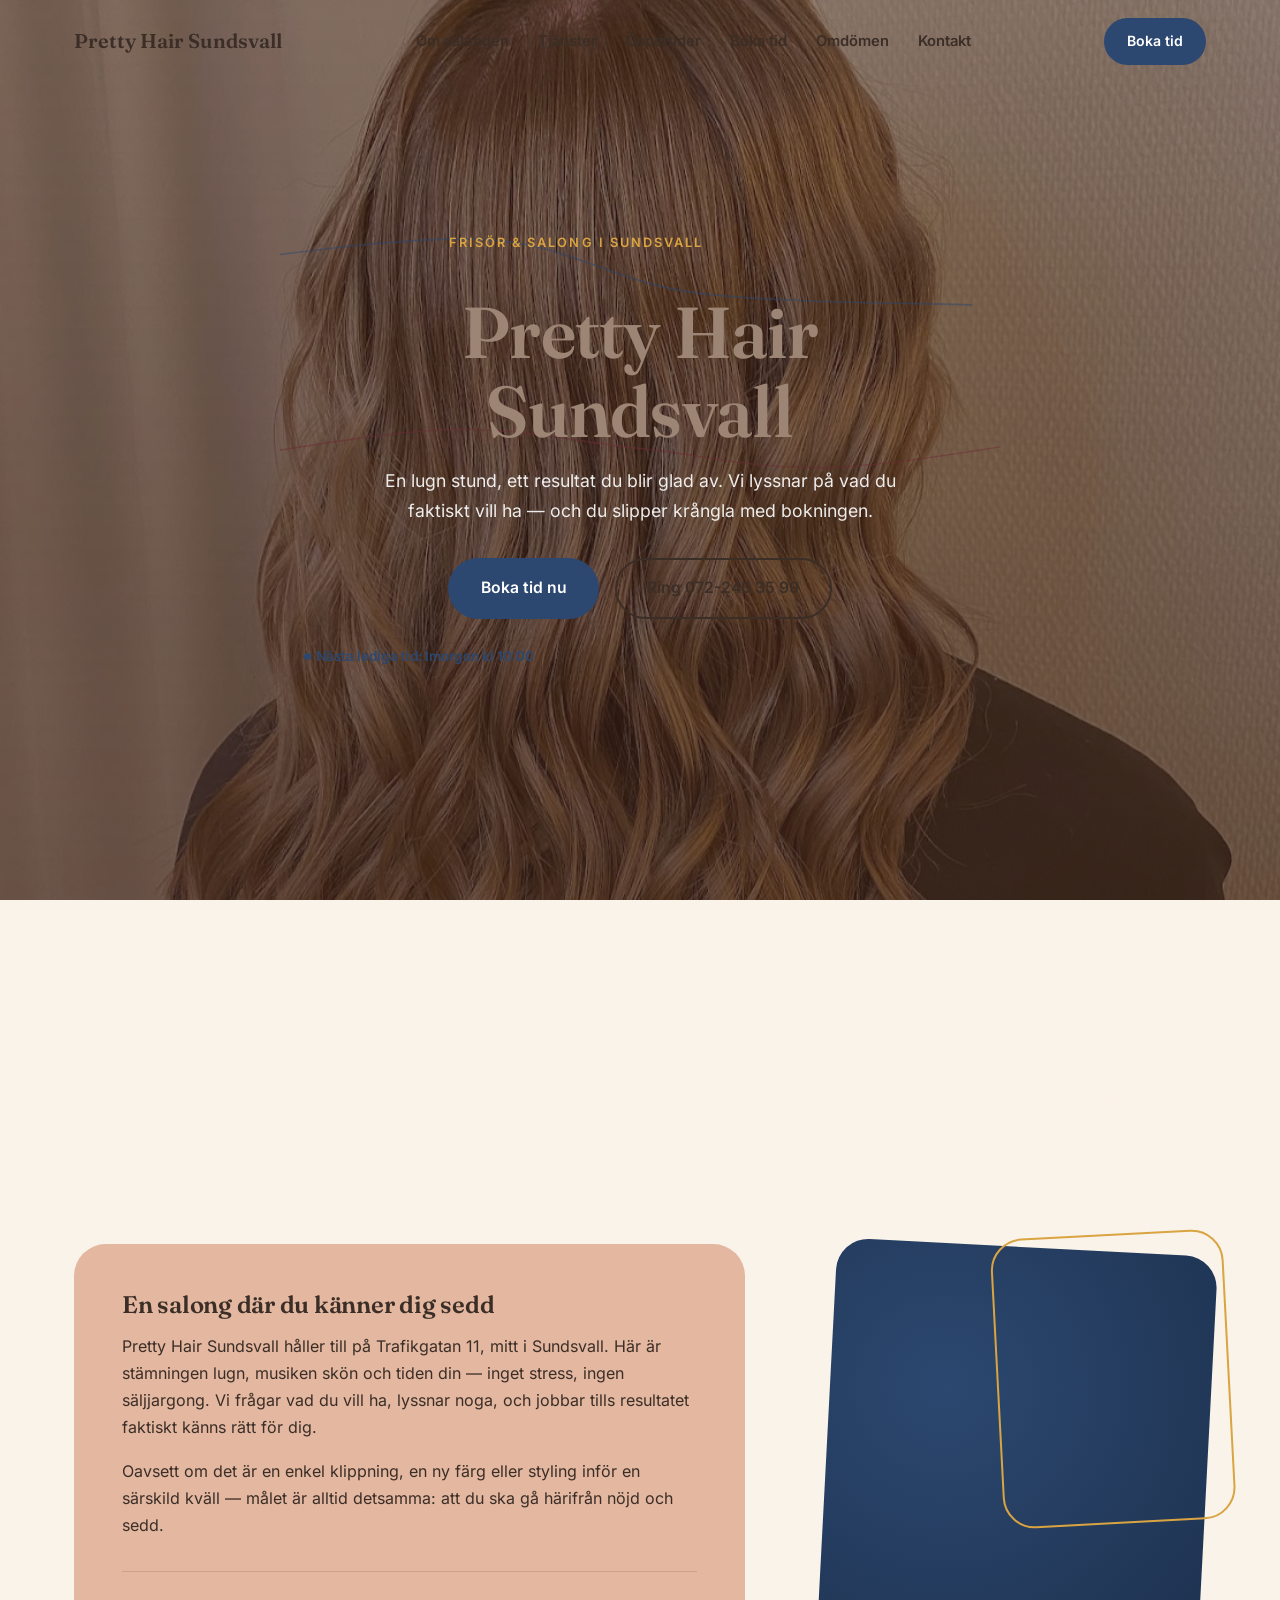
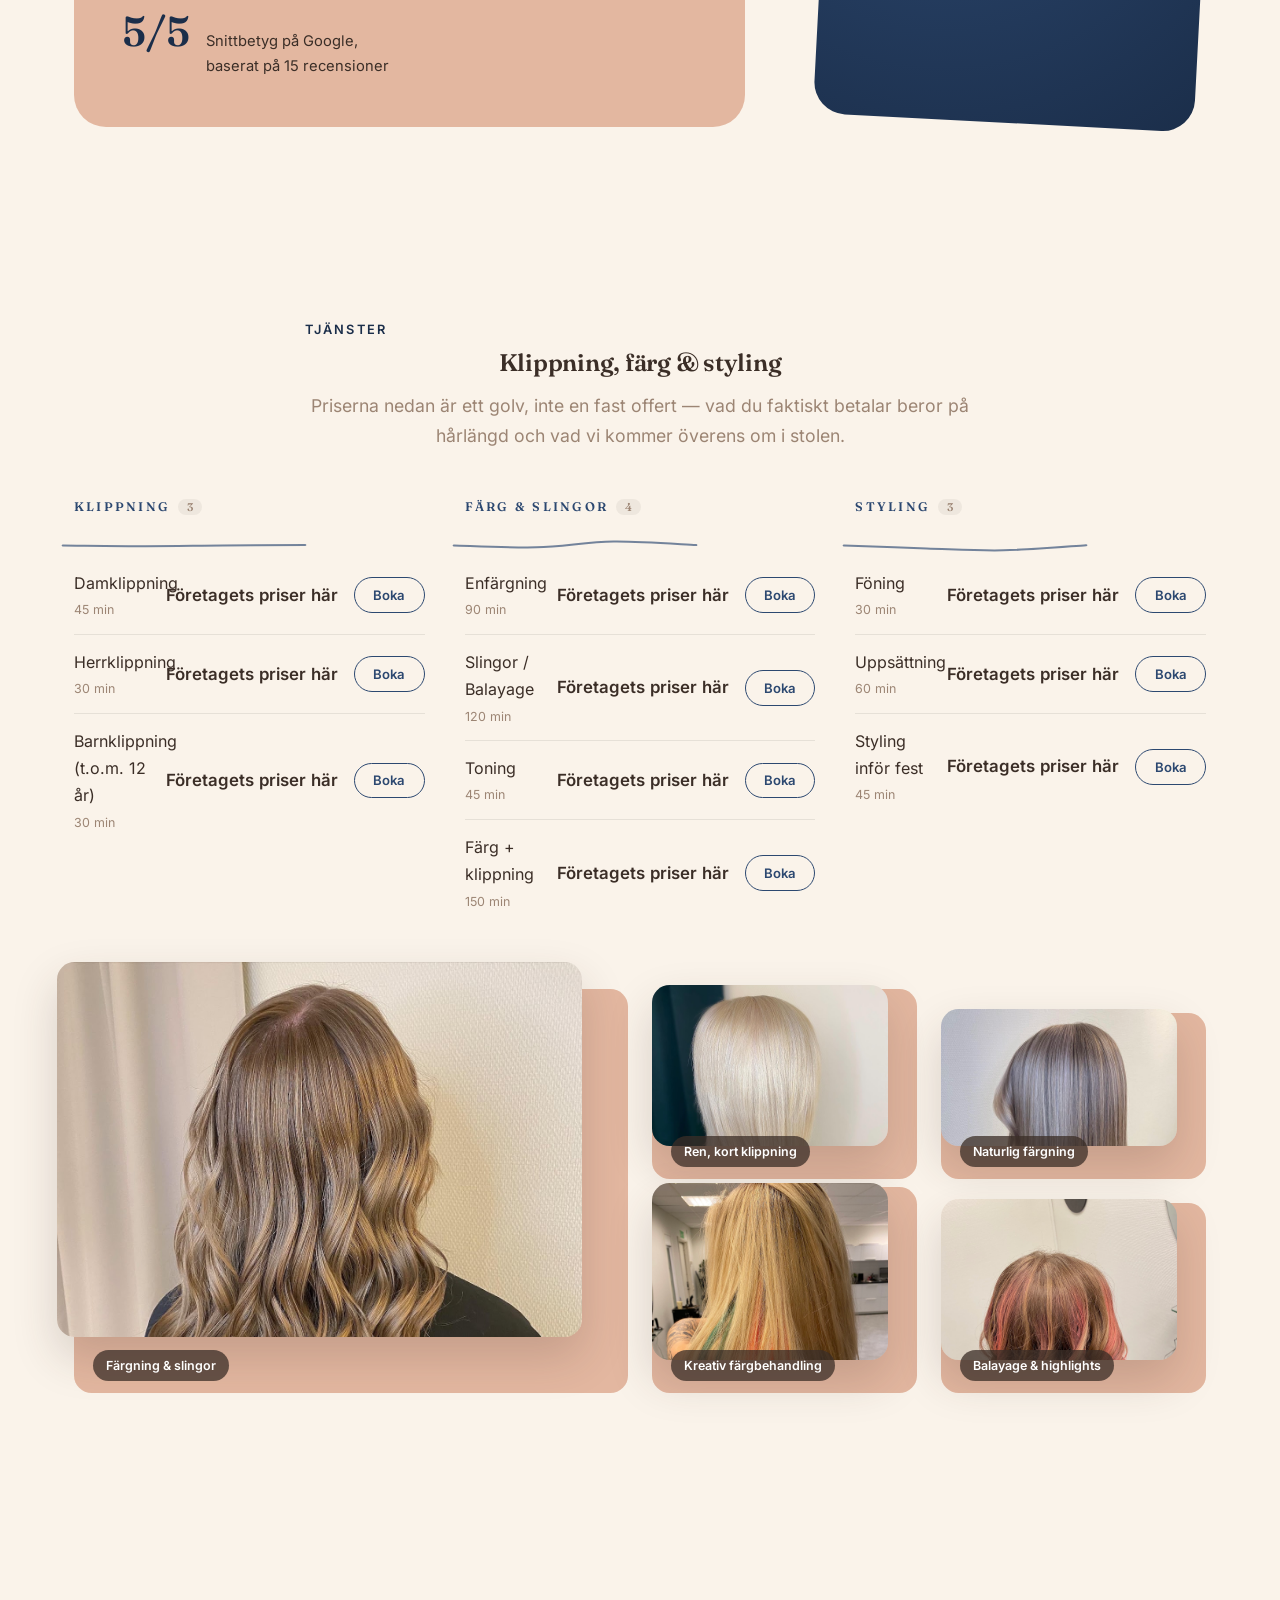
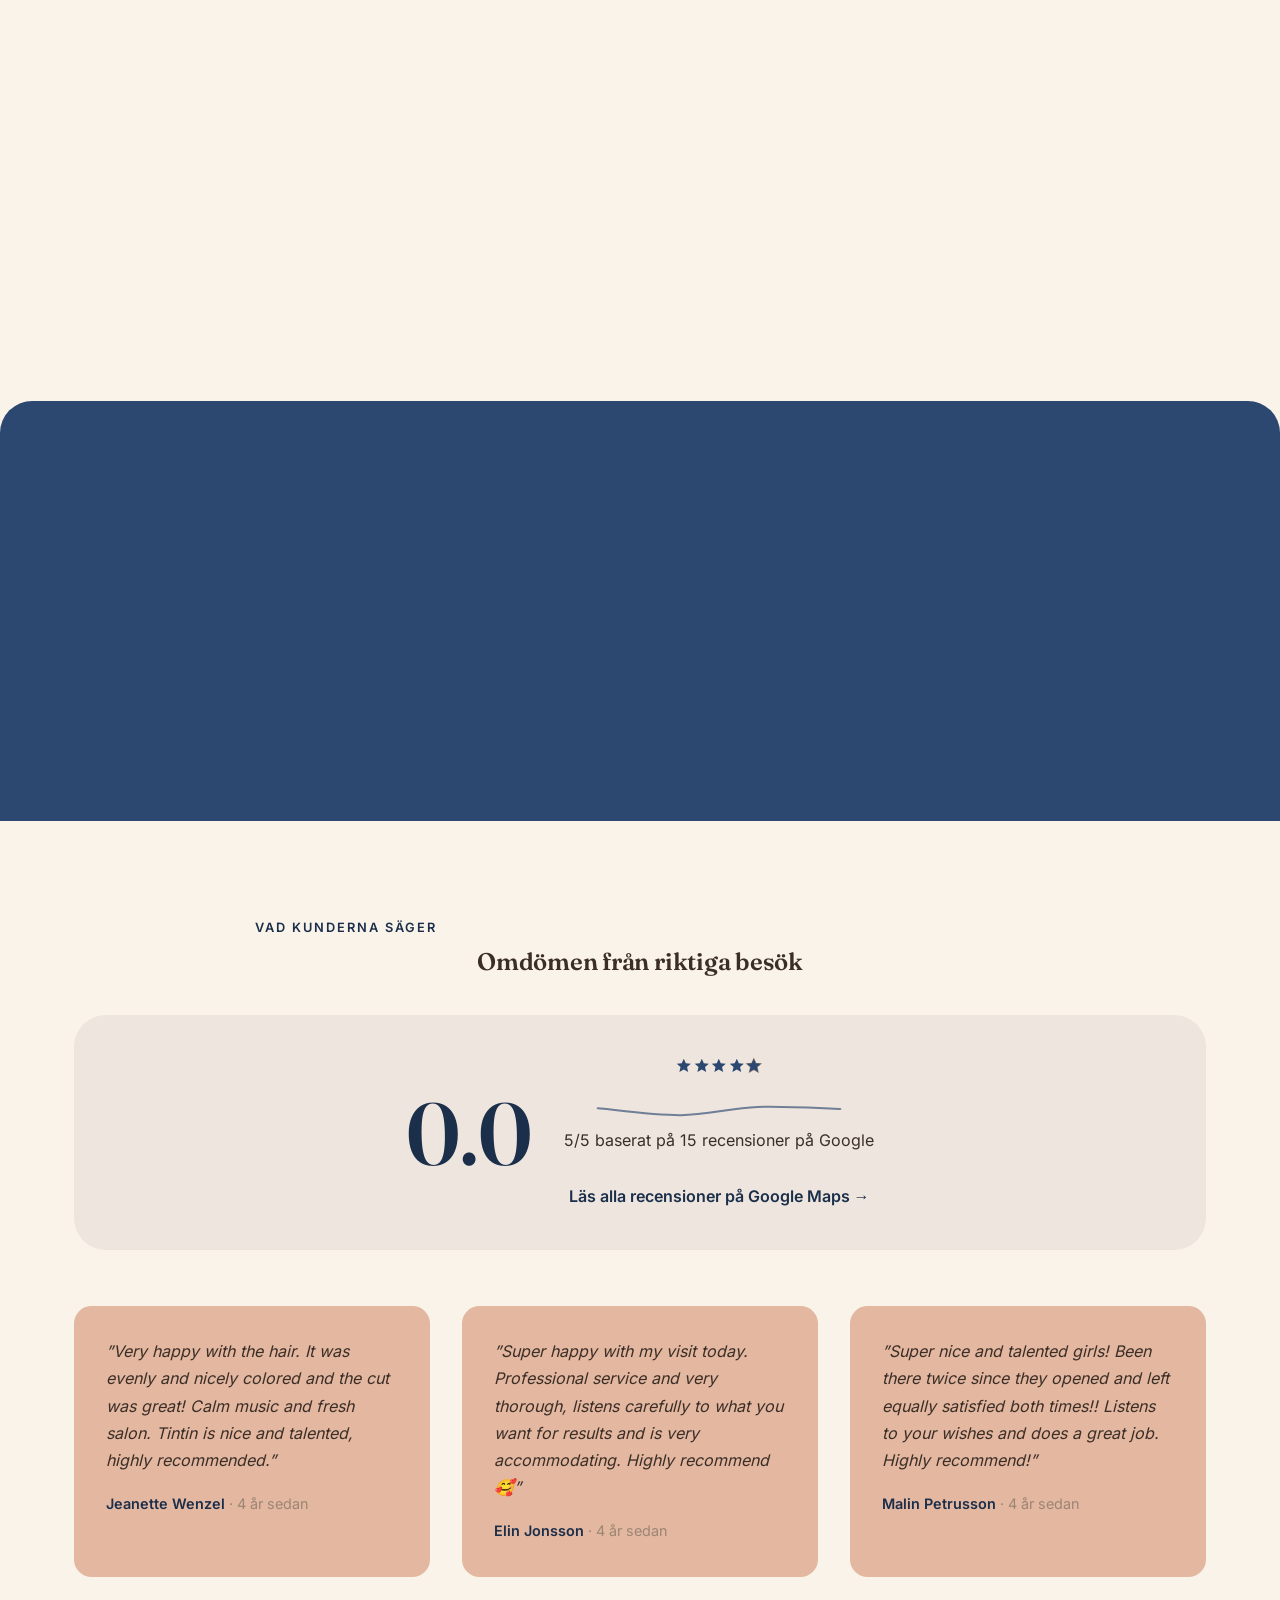
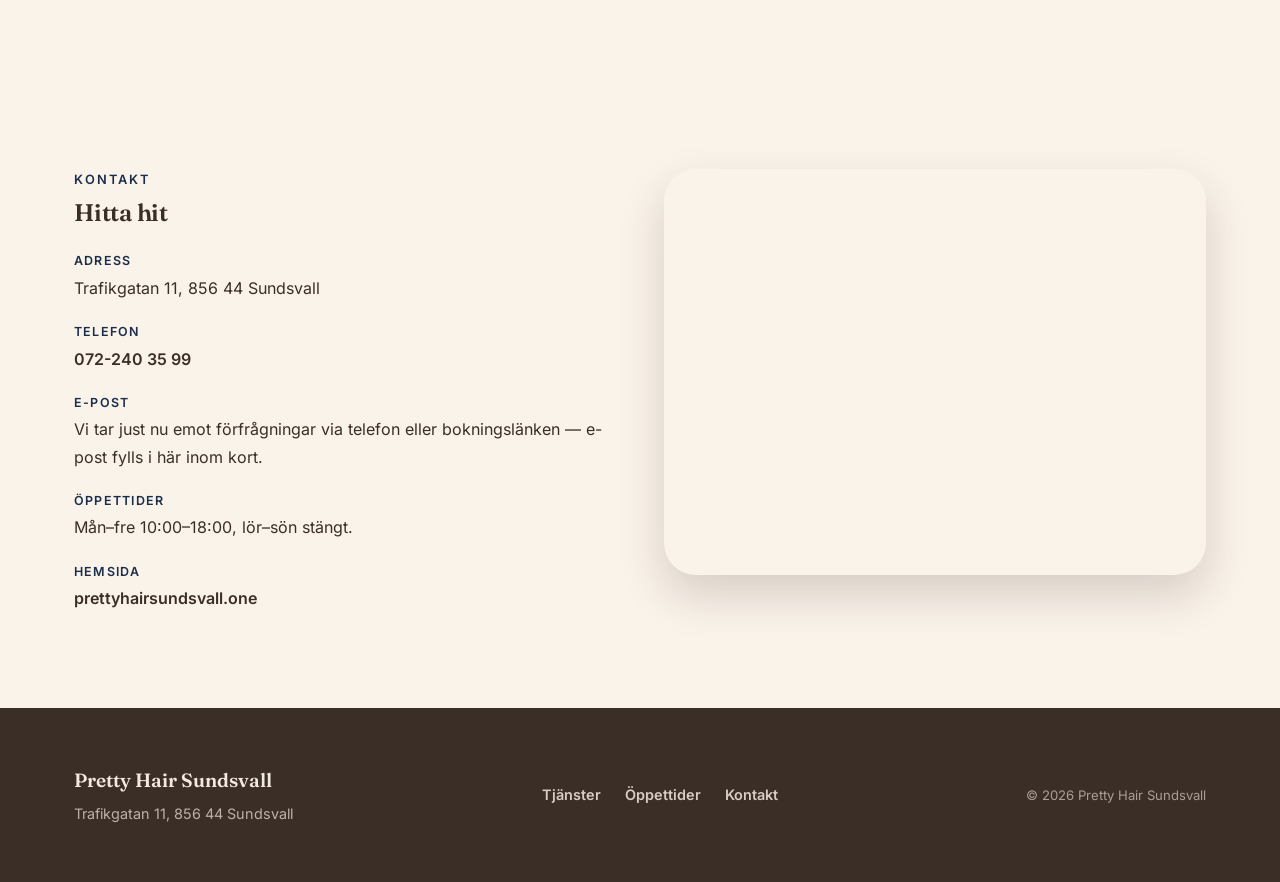
<file: index.html>
<!DOCTYPE html>
<html lang="sv">
<head>
<meta charset="UTF-8">
<meta name="viewport" content="width=device-width, initial-scale=1.0">
<title>Pretty Hair Sundsvall — Frisör på Trafikgatan, Sundsvall</title>
<meta name="description" content="Pretty Hair Sundsvall är en varm, personlig frisörsalong på Trafikgatan 11. Klippning, färgning och styling där du känner dig sedd — boka enkelt online.">
<link rel="icon" type="image/svg+xml" href="favicon.svg">
<link rel="stylesheet" href="styles.css">
<link rel="stylesheet" href="site-kit.css">
<script type="application/ld+json">
{
  "@context": "https://schema.org",
  "@type": "HairSalon",
  "name": "Pretty Hair Sundsvall",
  "address": {
    "@type": "PostalAddress",
    "streetAddress": "Trafikgatan 11",
    "postalCode": "856 44",
    "addressLocality": "Sundsvall",
    "addressCountry": "SE"
  },
  "telephone": "+46722403599",
  "url": "https://prettyhairsundsvall.one/",
  "openingHours": ["Mo 10:00-18:00","Tu 10:00-18:00","We 10:00-18:00","Th 10:00-18:00","Fr 10:00-18:00"],
  "aggregateRating": {
    "@type": "AggregateRating",
    "ratingValue": "5",
    "reviewCount": "15"
  }
}
</script>
</head>
<body>
<a href="#main" class="skip-link">Hoppa till innehåll</a>

<header class="site-header">
  <div class="header-inner">
    <a href="#main" class="brand"><!--FIELD:company_name-->Pretty Hair Sundsvall<!--/FIELD:company_name--></a>
    <nav class="main-nav" aria-label="Huvudmeny">
      <a href="#om">Om salongen</a>
      <a href="#tjanster">Tjänster</a>
      <a href="#oppettider">Öppettider</a>
      <a href="#boka">Boka tid</a>
      <a href="#omdomen">Omdömen</a>
      <a href="#kontakt">Kontakt</a>
    </nav>
    <div class="header-actions">
      <a class="btn btn-small btn-primary" href="#tjanster">Boka tid</a>
      <button class="mobile-toggle" id="mobileToggle" type="button" aria-label="Öppna meny" aria-expanded="false">
        <span></span><span></span><span></span>
      </button>
    </div>
  </div>
  <div class="mobile-nav" id="mobileNav">
    <a href="#om">Om salongen</a>
    <a href="#tjanster">Tjänster</a>
    <a href="#oppettider">Öppettider</a>
    <a href="#boka">Boka tid</a>
    <a href="#omdomen">Omdömen</a>
    <a href="#kontakt">Kontakt</a>
  </div>
</header>

<div class="name-pin">
  <section class="hero name-pin-inner">
    <div class="hero-bg" id="heroBg">
      <img src="company-photo-0.jpg" alt="" loading="eager">
    </div>
    <div class="hero-content">
      <p class="eyebrow">Frisör &amp; salong i Sundsvall</p>
      <h1 class="name-write"><!--FIELD:company_name-->Pretty Hair Sundsvall<!--/FIELD:company_name--></h1>
      <p class="hero-sub">En lugn stund, ett resultat du blir glad av. Vi lyssnar på vad du faktiskt vill ha — och du slipper krångla med bokningen.</p>
      <div class="hero-actions">
        <!--FIELD:booking_url--><a class="btn btn-primary" href="https://bokning.voady.se/prettyhair" target="_blank" rel="noopener">Boka tid nu</a><!--/FIELD:booking_url-->
        <!--FIELD:phone--><a class="btn btn-secondary" href="tel:0722403599">Ring 072-240 35 99</a><!--/FIELD:phone-->
        <span class="next-available-note" data-company-id="62a9e204-9415-4198-a3d2-3a74d13760e5" data-api-base="https://aios-demo-sites-production.up.railway.app" data-duration-minutes="30" hidden></span>
      </div>
      <svg class="flow-lines" data-seed="62a9e204-9415-4198-a3d2-3a74d13760e5" aria-hidden="true" focusable="false"></svg>
    </div>
  </section>
</div>

<main id="main">

  <div class="wave-divider" aria-hidden="true">
    <svg viewBox="0 0 1440 90" preserveAspectRatio="none"><path d="M0,40 C 240,90 480,0 720,30 C 960,60 1200,10 1440,45 L1440,90 L0,90 Z"></path></svg>
  </div>

  <section class="section about" id="om">
    <div class="container about-grid reveal">
      <div class="about-card">
        <h2>En salong där du känner dig sedd</h2>
        <p>Pretty Hair Sundsvall håller till på Trafikgatan 11, mitt i Sundsvall. Här är stämningen lugn, musiken skön och tiden din — inget stress, ingen säljjargong. Vi frågar vad du vill ha, lyssnar noga, och jobbar tills resultatet faktiskt känns rätt för dig.</p>
        <p>Oavsett om det är en enkel klippning, en ny färg eller styling inför en särskild kväll — målet är alltid detsamma: att du ska gå härifrån nöjd och sedd.</p>
        <div class="about-stat">
          <div class="stat-number"><span data-count-to="5" data-decimals="0">0</span>/5</div>
          <div class="stat-label"><!--FIELD:google_rating-->Snittbetyg på Google, baserat på 15 recensioner<!--/FIELD:google_rating--></div>
        </div>
      </div>
      <div class="about-decor" aria-hidden="true"></div>
    </div>
  </section>

  <section class="section services" id="tjanster">
    <div class="container">
      <p class="eyebrow center">Tjänster</p>
      <h2 class="center">Klippning, färg &amp; styling</h2>
      <p class="lead center">Priserna nedan är ett golv, inte en fast offert — vad du faktiskt betalar beror på hårlängd och vad vi kommer överens om i stolen.</p>

      <!--FIELD:services-->
      <div class="menu-groups">
        <div class="menu-group">
          <h3>Klippning <span class="menu-group-count">3</span></h3>
          <div class="price-item">
            <div class="price-item-info">
              <span class="price-item-name">Damklippning</span>
              <span class="price-item-duration">45 min</span>
            </div>
            <div class="price-item-price">
              <span class="price-item-amount"><!--FIELD:prices-->Företagets priser här<!--/FIELD:prices--></span>
            </div>
            <button class="price-item-book-btn" type="button" data-service-name="Damklippning" data-duration-minutes="45">Boka</button>
          </div>
          <div class="price-item">
            <div class="price-item-info">
              <span class="price-item-name">Herrklippning</span>
              <span class="price-item-duration">30 min</span>
            </div>
            <div class="price-item-price">
              <span class="price-item-amount"><!--FIELD:prices-->Företagets priser här<!--/FIELD:prices--></span>
            </div>
            <button class="price-item-book-btn" type="button" data-service-name="Herrklippning" data-duration-minutes="30">Boka</button>
          </div>
          <div class="price-item">
            <div class="price-item-info">
              <span class="price-item-name">Barnklippning (t.o.m. 12 år)</span>
              <span class="price-item-duration">30 min</span>
            </div>
            <div class="price-item-price">
              <span class="price-item-amount"><!--FIELD:prices-->Företagets priser här<!--/FIELD:prices--></span>
            </div>
            <button class="price-item-book-btn" type="button" data-service-name="Barnklippning" data-duration-minutes="30">Boka</button>
          </div>
        </div>

        <div class="menu-group">
          <h3>Färg &amp; slingor <span class="menu-group-count">4</span></h3>
          <div class="price-item">
            <div class="price-item-info">
              <span class="price-item-name">Enfärgning</span>
              <span class="price-item-duration">90 min</span>
            </div>
            <div class="price-item-price">
              <span class="price-item-amount"><!--FIELD:prices-->Företagets priser här<!--/FIELD:prices--></span>
            </div>
            <button class="price-item-book-btn" type="button" data-service-name="Enfärgning" data-duration-minutes="90">Boka</button>
          </div>
          <div class="price-item">
            <div class="price-item-info">
              <span class="price-item-name">Slingor / Balayage</span>
              <span class="price-item-duration">120 min</span>
            </div>
            <div class="price-item-price">
              <span class="price-item-amount"><!--FIELD:prices-->Företagets priser här<!--/FIELD:prices--></span>
            </div>
            <button class="price-item-book-btn" type="button" data-service-name="Slingor / Balayage" data-duration-minutes="120">Boka</button>
          </div>
          <div class="price-item">
            <div class="price-item-info">
              <span class="price-item-name">Toning</span>
              <span class="price-item-duration">45 min</span>
            </div>
            <div class="price-item-price">
              <span class="price-item-amount"><!--FIELD:prices-->Företagets priser här<!--/FIELD:prices--></span>
            </div>
            <button class="price-item-book-btn" type="button" data-service-name="Toning" data-duration-minutes="45">Boka</button>
          </div>
          <div class="price-item">
            <div class="price-item-info">
              <span class="price-item-name">Färg + klippning</span>
              <span class="price-item-duration">150 min</span>
            </div>
            <div class="price-item-price">
              <span class="price-item-amount"><!--FIELD:prices-->Företagets priser här<!--/FIELD:prices--></span>
            </div>
            <button class="price-item-book-btn" type="button" data-service-name="Färg + klippning" data-duration-minutes="150">Boka</button>
          </div>
        </div>

        <div class="menu-group">
          <h3>Styling <span class="menu-group-count">3</span></h3>
          <div class="price-item">
            <div class="price-item-info">
              <span class="price-item-name">Föning</span>
              <span class="price-item-duration">30 min</span>
            </div>
            <div class="price-item-price">
              <span class="price-item-amount"><!--FIELD:prices-->Företagets priser här<!--/FIELD:prices--></span>
            </div>
            <button class="price-item-book-btn" type="button" data-service-name="Föning" data-duration-minutes="30">Boka</button>
          </div>
          <div class="price-item">
            <div class="price-item-info">
              <span class="price-item-name">Uppsättning</span>
              <span class="price-item-duration">60 min</span>
            </div>
            <div class="price-item-price">
              <span class="price-item-amount"><!--FIELD:prices-->Företagets priser här<!--/FIELD:prices--></span>
            </div>
            <button class="price-item-book-btn" type="button" data-service-name="Uppsättning" data-duration-minutes="60">Boka</button>
          </div>
          <div class="price-item">
            <div class="price-item-info">
              <span class="price-item-name">Styling inför fest</span>
              <span class="price-item-duration">45 min</span>
            </div>
            <div class="price-item-price">
              <span class="price-item-amount"><!--FIELD:prices-->Företagets priser här<!--/FIELD:prices--></span>
            </div>
            <button class="price-item-book-btn" type="button" data-service-name="Styling inför fest" data-duration-minutes="45">Boka</button>
          </div>
        </div>
      </div>
      <!--/FIELD:services-->

      <div class="gallery reveal">
        <figure class="gallery-item gallery-item-featured">
          <img src="company-photo-0.jpg" alt="Långt brunt hår med blonda slingor, färgbehandling utförd hos Pretty Hair Sundsvall" loading="lazy">
          <figcaption>Färgning &amp; slingor</figcaption>
        </figure>
        <figure class="gallery-item">
          <img src="company-photo-1.jpg" alt="Kort, rak blond klippning bakifrån" loading="lazy">
          <figcaption>Ren, kort klippning</figcaption>
        </figure>
        <figure class="gallery-item">
          <img src="company-photo-2.jpg" alt="Långt gråbrunt hår med ljusa partier, naturlig färgning" loading="lazy">
          <figcaption>Naturlig färgning</figcaption>
        </figure>
        <figure class="gallery-item">
          <img src="company-photo-4.jpg" alt="Långt blont hår med gröna och röda kreativa slingor" loading="lazy">
          <figcaption>Kreativ färgbehandling</figcaption>
        </figure>
        <figure class="gallery-item">
          <img src="company-photo-5.jpg" alt="Medellångt brunt hår med rosa och röda highlights, vågigt" loading="lazy">
          <figcaption>Balayage &amp; highlights</figcaption>
        </figure>
      </div>
    </div>
  </section>

  <section class="section hours" id="oppettider">
    <div class="container hours-grid reveal">
      <div>
        <p class="eyebrow">Öppettider</p>
        <h2>När du hittar oss</h2>
        <p class="lead">Vardagar, lugnt och tillgängligt — helger håller vi stängt så personalen får vila upp sig inför nästa vecka.</p>
      </div>
      <div>
        <!--FIELD:opening_hours-->
        <ul class="hours-list">
          <li><span class="hd-day">Måndag</span><span class="hd-time">10:00–18:00</span></li>
          <li><span class="hd-day">Tisdag</span><span class="hd-time">10:00–18:00</span></li>
          <li><span class="hd-day">Onsdag</span><span class="hd-time">10:00–18:00</span></li>
          <li><span class="hd-day">Torsdag</span><span class="hd-time">10:00–18:00</span></li>
          <li><span class="hd-day">Fredag</span><span class="hd-time">10:00–18:00</span></li>
          <li><span class="hd-day">Lördag</span><span class="hd-time">Stängt</span></li>
          <li><span class="hd-day">Söndag</span><span class="hd-time">Stängt</span></li>
        </ul>
        <!--/FIELD:opening_hours-->
      </div>
    </div>
  </section>

  <section class="section booking-cta" id="boka">
    <div class="container booking-cta-inner reveal">
      <h2>Redo att boka?</h2>
      <p>Välj en tjänst i listan ovan och klicka Boka — du väljer frisör och tid direkt, utan krångel. Vill du hellre boka via vår bokningssida går det också bra.</p>
      <div class="booking-cta-actions">
        <a class="btn btn-light" href="#tjanster">Se tjänster &amp; boka</a>
        <!--FIELD:booking_url--><a class="btn btn-outline-light" href="https://bokning.voady.se/prettyhair" target="_blank" rel="noopener">Boka via Voady</a><!--/FIELD:booking_url-->
        <!--FIELD:phone--><a class="btn btn-outline-light" href="tel:0722403599">Ring 072-240 35 99</a><!--/FIELD:phone-->
      </div>
    </div>
  </section>

  <section class="section reviews" id="omdomen">
    <div class="container reveal">
      <p class="eyebrow center">Vad kunderna säger</p>
      <h2 class="center">Omdömen från riktiga besök</h2>

      <!--FIELD:google_rating-->
      <div class="rating-banner">
        <div class="rating-number" data-count-to="5" data-decimals="1">0.0</div>
        <div class="rating-meta">
          <span class="stars" data-rating="4.9"></span>
          <svg class="signature-mark" data-seed="62a9e204-9415-4198-a3d2-3a74d13760e5" aria-hidden="true" focusable="false"></svg>
          <p>5/5 baserat på 15 recensioner på Google</p>
          <a href="https://www.google.com/maps/search/Pretty%20Hair%20Sundsvall%20Sundsvall" target="_blank" rel="noopener">Läs alla recensioner på Google Maps →</a>
        </div>
      </div>
      <!--/FIELD:google_rating-->

      <div class="review-grid">
        <blockquote class="review-card">
          <p>”Very happy with the hair. It was evenly and nicely colored and the cut was great! Calm music and fresh salon. Tintin is nice and talented, highly recommended.”</p>
          <cite>Jeanette Wenzel <span>· 4 år sedan</span></cite>
        </blockquote>
        <blockquote class="review-card">
          <p>”Super happy with my visit today. Professional service and very thorough, listens carefully to what you want for results and is very accommodating. Highly recommend 🥰”</p>
          <cite>Elin Jonsson <span>· 4 år sedan</span></cite>
        </blockquote>
        <blockquote class="review-card">
          <p>”Super nice and talented girls! Been there twice since they opened and left equally satisfied both times!! Listens to your wishes and does a great job. Highly recommend!”</p>
          <cite>Malin Petrusson <span>· 4 år sedan</span></cite>
        </blockquote>
      </div>
    </div>
  </section>

  <section class="section contact" id="kontakt">
    <div class="container contact-grid reveal">
      <div class="contact-info">
        <p class="eyebrow">Kontakt</p>
        <h2>Hitta hit</h2>
        <ul class="contact-list">
          <li>
            <strong>Adress</strong>
            <!--FIELD:address-->Trafikgatan 11, 856 44 Sundsvall<!--/FIELD:address-->
          </li>
          <li>
            <strong>Telefon</strong>
            <!--FIELD:phone--><a href="tel:0722403599">072-240 35 99</a><!--/FIELD:phone-->
          </li>
          <li>
            <strong>E-post</strong>
            <!--FIELD:email-->Vi tar just nu emot förfrågningar via telefon eller bokningslänken — e-post fylls i här inom kort.<!--/FIELD:email-->
          </li>
          <li>
            <strong>Öppettider</strong>
            <!--FIELD:opening_hours-->Mån–fre 10:00–18:00, lör–sön stängt.<!--/FIELD:opening_hours-->
          </li>
          <li>
            <strong>Hemsida</strong>
            <!--FIELD:website--><a href="https://prettyhairsundsvall.one/" target="_blank" rel="noopener">prettyhairsundsvall.one</a><!--/FIELD:website-->
          </li>
        </ul>
      </div>
      <div class="contact-map">
        <!--FIELD:address-->
        <iframe title="Karta till Pretty Hair Sundsvall" src="https://www.google.com/maps?q=Trafikgatan%2011%2C%20856%2044%20Sundsvall%2C%20Sweden&output=embed" loading="lazy" referrerpolicy="no-referrer-when-downgrade"></iframe>
        <!--/FIELD:address-->
      </div>
    </div>
  </section>

</main>

<footer class="site-footer">
  <div class="container footer-inner">
    <div>
      <p class="footer-brand"><!--FIELD:company_name-->Pretty Hair Sundsvall<!--/FIELD:company_name--></p>
      <p class="footer-address"><!--FIELD:address-->Trafikgatan 11, 856 44 Sundsvall<!--/FIELD:address--></p>
    </div>
    <div class="footer-links">
      <a href="#tjanster">Tjänster</a>
      <a href="#oppettider">Öppettider</a>
      <a href="#kontakt">Kontakt</a>
    </div>
    <p class="footer-copy">© <span id="year"></span> Pretty Hair Sundsvall</p>
  </div>
</footer>

<div class="booking-widget-backdrop" id="bookingWidget" data-company-id="62a9e204-9415-4198-a3d2-3a74d13760e5" data-api-base="https://aios-demo-sites-production.up.railway.app">
  <div class="booking-widget-modal" role="dialog" aria-modal="true" aria-label="Boka tid">
    <button class="booking-widget-close" id="bookingWidgetClose" type="button" aria-label="Stäng">&times;</button>
    <div class="booking-widget-service">
      <span class="booking-widget-service-name" id="bookingWidgetServiceName"></span>
      <span class="booking-widget-service-meta" id="bookingWidgetServiceMeta"></span>
    </div>
    <div class="booking-widget-step" id="bookingWidgetStepStaff">
      <label class="booking-widget-label" for="bookingWidgetStaffSelect">Välj frisör</label>
      <select class="booking-widget-select" id="bookingWidgetStaffSelect" aria-label="Välj frisör"></select>
      <button class="booking-widget-search-btn" id="bookingWidgetSearchBtn" type="button">Sök tider</button>
    </div>
    <div class="booking-widget-step" id="bookingWidgetStepTimes" hidden>
      <button class="booking-widget-back" id="bookingWidgetBack" type="button">‹ Byt frisör</button>
      <div class="booking-cal-head">
        <button class="booking-cal-nav" type="button" data-dir="-1" aria-label="Föregående vecka">‹</button>
        <span class="booking-cal-range" id="bookingWidgetRange"></span>
        <button class="booking-cal-nav" type="button" data-dir="1" aria-label="Nästa vecka">›</button>
      </div>
      <div class="booking-cal-grid" id="bookingWidgetGrid"></div>
      <p class="booking-cal-next-available" id="bookingWidgetNextAvail" style="display:none;"></p>
    </div>
  </div>
</div>

<div class="bd-backdrop" id="bdBackdrop">
  <div class="bd-modal" role="dialog" aria-modal="true" aria-label="Bokning">
    <div class="bd-header"><div class="bd-brand"><span class="dot"></span>Pretty Hair Sundsvall</div><button class="bd-close" id="bdClose" type="button" aria-label="Stäng">&times;</button></div>
    <div class="bd-body">
      <div class="bd-form">
        <div class="bd-slot-summary"><strong id="bdSlotLine">—</strong>Hos Pretty Hair Sundsvall, Trafikgatan 11</div>
        <div class="bd-field"><label for="bdName">Namn</label><input id="bdName" type="text"></div>
        <div class="bd-field"><label for="bdPhone">Telefonnummer</label><input id="bdPhone" type="tel"></div>
        <button class="bd-confirm-btn" id="bdConfirm" type="button">Bekräfta bokning</button>
      </div>
      <div class="bd-success"><div class="check">&#10003;</div><p id="bdSuccessLine">Bokat!</p><p class="fine">Vi ser fram emot ditt besök.</p></div>
    </div>
  </div>
</div>

<script src="site-kit.js" defer></script>
<script src="script.js" defer></script>
</body>
</html>
</file>
<file: styles.css>
@font-face { font-family: 'Fraunces'; src: url('fraunces-600-latin.woff2') format('woff2'); font-weight: 600; font-display: swap; }
@font-face { font-family: 'Inter'; src: url('inter-400-latin.woff2') format('woff2'); font-weight: 400; font-display: swap; }
@font-face { font-family: 'Inter'; src: url('inter-600-latin.woff2') format('woff2'); font-weight: 600; font-display: swap; }

:root {
  --paper: #FAF3EA;
  --paper-raised: rgba(59,46,39,0.06);
  --ink: #3B2E27;
  --ink-faint: #9c8574;
  --accent: #2C4870;
  --accent-dark: #1B2E4A;
  --rose: #E3B7A0;
  --mustard: #D9A441;
  --radius-lg: 2rem;
  --radius-md: 1.1rem;
  --shadow-soft: 0 20px 45px rgba(59,46,39,0.18);
  --ease: cubic-bezier(0.16, 1, 0.3, 1);
}

@media (prefers-color-scheme: dark) and (min-width: 999999px) {
  :root {
    --paper: #241a15;
    --paper-raised: rgba(255,255,255,0.06);
    --ink: #f4e9df;
    --ink-faint: #b89a86;
    --accent: #4A6FA0;
    --accent-dark: #2C4870;
    --rose: #573b30;
    --mustard: #d9a441;
    --shadow-soft: 0 20px 45px rgba(0,0,0,0.45);
  }
}

html[data-theme="dark"] {
  --paper: #241a15;
  --paper-raised: rgba(255,255,255,0.06);
  --ink: #f4e9df;
  --ink-faint: #b89a86;
  --accent: #4A6FA0;
  --accent-dark: #2C4870;
  --rose: #573b30;
  --mustard: #d9a441;
  --shadow-soft: 0 20px 45px rgba(0,0,0,0.45);
}
html[data-theme="light"] {
  --paper: #FAF3EA;
  --paper-raised: rgba(59,46,39,0.06);
  --ink: #3B2E27;
  --ink-faint: #9c8574;
  --accent: #2C4870;
  --accent-dark: #1B2E4A;
  --rose: #E3B7A0;
  --mustard: #D9A441;
  --shadow-soft: 0 20px 45px rgba(59,46,39,0.18);
}

* { box-sizing: border-box; }
html { scroll-behavior: smooth; }
body {
  margin: 0;
  background: var(--paper);
  color: var(--ink);
  font-family: 'Inter', -apple-system, BlinkMacSystemFont, "Segoe UI", Arial, sans-serif;
  font-size: 1rem;
  line-height: 1.7;
  -webkit-font-smoothing: antialiased;
}
h1, h2, h3 {
  font-family: 'Fraunces', Georgia, serif;
  font-weight: 600;
  line-height: 1.1;
  letter-spacing: -0.01em;
  margin: 0 0 0.6em;
  color: var(--ink);
}
p { margin: 0 0 1em; max-width: 68ch; }
img { max-width: 100%; display: block; }
a { color: inherit; }
.container { max-width: 1180px; margin: 0 auto; padding: 0 1.5rem; }
.visually-hidden { position:absolute; width:1px; height:1px; overflow:hidden; clip:rect(0,0,0,0); white-space:nowrap; }

.skip-link {
  position: absolute;
  left: -999px;
  top: 0;
  background: var(--accent);
  color: #fff;
  padding: 0.8rem 1.2rem;
  z-index: 1000;
  border-radius: 0 0 0.5rem 0;
}
.skip-link:focus { left: 0; }

/* Buttons */
.btn {
  display: inline-flex;
  align-items: center;
  justify-content: center;
  gap: 0.5rem;
  padding: 0.95rem 1.9rem;
  border-radius: 999px;
  font-family: 'Inter', sans-serif;
  font-weight: 600;
  font-size: 0.98rem;
  text-decoration: none;
  border: 2px solid transparent;
  cursor: pointer;
  transition: transform 200ms var(--ease), box-shadow 200ms var(--ease), background-color 200ms var(--ease), border-color 200ms var(--ease);
}
.btn-primary { background: var(--accent); color: #fff; }
.btn-primary:hover { transform: translateY(-2px); box-shadow: 0 10px 30px rgba(201,123,90,0.45); }
.btn-secondary { background: transparent; color: var(--ink); border-color: var(--ink); }
html[data-theme="dark"] .btn-secondary, @media (prefers-color-scheme: dark) and (min-width: 999999px) { }
.btn-secondary:hover { transform: translateY(-2px); border-color: var(--accent); color: var(--accent); }
.btn-small { padding: 0.6rem 1.3rem; font-size: 0.88rem; }
.btn-light { background: #fff; color: var(--accent-dark); }
.btn-light:hover { transform: translateY(-2px); box-shadow: var(--shadow-soft); }
.btn-outline-light { background: transparent; color: #fff; border-color: rgba(255,255,255,0.7); }
.btn-outline-light:hover { transform: translateY(-2px); border-color: #fff; background: rgba(255,255,255,0.12); }

/* Header */
.site-header {
  position: fixed;
  top: 0; left: 0; right: 0;
  z-index: 500;
  background: transparent;
  transition: background-color 250ms var(--ease), box-shadow 250ms var(--ease), backdrop-filter 250ms var(--ease);
}
.site-header.is-scrolled {
  background: var(--paper);
  box-shadow: 0 4px 20px rgba(59,46,39,0.1);
}
.header-inner {
  max-width: 1180px;
  margin: 0 auto;
  padding: 1.1rem 1.5rem;
  display: flex;
  align-items: center;
  justify-content: space-between;
  gap: 1.5rem;
}
.brand {
  font-family: 'Fraunces', Georgia, serif;
  font-weight: 600;
  font-size: 1.25rem;
  text-decoration: none;
  color: var(--ink);
}
.main-nav { display: flex; gap: 1.8rem; }
.main-nav a {
  text-decoration: none;
  color: var(--ink);
  font-weight: 600;
  font-size: 0.92rem;
  position: relative;
  transition: color 200ms var(--ease);
}
.main-nav a::after {
  content: '';
  position: absolute;
  left: 0; right: 0; bottom: -4px;
  height: 2px;
  background: var(--accent);
  transform: scaleX(0);
  transform-origin: left;
  transition: transform 220ms var(--ease);
}
.main-nav a:hover { color: var(--accent-dark); }
.main-nav a:hover::after { transform: scaleX(1); }

.header-actions { display: flex; align-items: center; gap: 0.9rem; }
.theme-toggle {
  background: none;
  border: none;
  cursor: pointer;
  color: var(--ink);
  display: flex;
  align-items: center;
  justify-content: center;
  width: 2.2rem; height: 2.2rem;
  border-radius: 50%;
  transition: background-color 200ms var(--ease), transform 200ms var(--ease);
}
.theme-toggle:hover { background: var(--paper-raised); transform: rotate(15deg); }
.icon-moon { display: none; }
html[data-theme="dark"] .icon-sun { display: none; }
html[data-theme="dark"] .icon-moon { display: block; }
@media (prefers-color-scheme: dark) and (min-width: 999999px) {
  html:not([data-theme="light"]) .icon-sun { display: none; }
  html:not([data-theme="light"]) .icon-moon { display: block; }
}

.mobile-toggle {
  display: none;
  flex-direction: column;
  gap: 5px;
  background: none;
  border: none;
  cursor: pointer;
  padding: 0.4rem;
}
.mobile-toggle span { width: 22px; height: 2px; background: var(--ink); border-radius: 2px; transition: transform 200ms var(--ease), opacity 200ms var(--ease); }
.mobile-nav {
  position: fixed;
  top: 0; right: 0;
  width: min(78vw, 320px);
  height: 100vh;
  background: var(--paper);
  box-shadow: -10px 0 40px rgba(0,0,0,0.2);
  display: flex;
  flex-direction: column;
  gap: 1.5rem;
  padding: 6rem 2rem 2rem;
  transform: translateX(100%);
  opacity: 0;
  transition: transform 320ms var(--ease), opacity 320ms var(--ease);
  z-index: 490;
}
.mobile-nav.is-open { transform: translateX(0); opacity: 1; }
.mobile-nav a { text-decoration: none; color: var(--ink); font-weight: 600; font-size: 1.1rem; }

/* Hero / name-pin */
.hero {
  display: flex;
  align-items: center;
  justify-content: center;
  text-align: center;
  overflow: hidden;
  color: #fff;
}
.hero-bg { position: absolute; inset: 0; z-index: 0; overflow: hidden; }
.hero-bg img { width: 100%; height: 100%; object-fit: cover; object-position: center 25%; will-change: transform; }
.hero-bg::after {
  content: '';
  position: absolute; inset: 0;
  background: linear-gradient(180deg, rgba(59,34,24,0.55), rgba(59,34,24,0.72));
}
.hero-content { position: relative; z-index: 2; max-width: 720px; padding: 2rem 1.5rem; }
.hero .eyebrow { color: var(--mustard); }
.hero h1.name-write {
  font-size: clamp(2.5rem, 6vw, 4.5rem);
  color: #fff;
  margin-bottom: 0.5rem;
}
.hero-sub { color: rgba(255,255,255,0.9); font-size: 1.1rem; max-width: 52ch; margin: 0 auto 2rem; }
.hero-actions { display: flex; flex-wrap: wrap; gap: 1rem; justify-content: center; align-items: center; position: relative; }
.next-available-note {
  display: block;
  width: 100%;
  margin-top: 0.6rem;
  font-size: 0.9rem;
  color: var(--mustard);
  font-weight: 600;
}

.eyebrow {
  text-transform: uppercase;
  letter-spacing: 0.16em;
  font-size: 0.8rem;
  font-weight: 600;
  color: var(--accent-dark);
  margin-bottom: 0.6rem;
}
.eyebrow.center, h2.center, p.lead.center { text-align: center; }
p.lead { font-size: 1.1rem; color: var(--ink-faint); max-width: 60ch; }
p.lead.center { margin-left: auto; margin-right: auto; }

.wave-divider { line-height: 0; margin-top: -2px; }
.wave-divider svg { width: 100%; height: 70px; display: block; }
.wave-divider path { fill: var(--paper); }

/* Sections */
.section { padding: 6rem 0; position: relative; }
@media (max-width: 700px) { .section { padding: 4rem 0; } }
#om, #tjanster, #oppettider, #boka, #omdomen, #kontakt { scroll-margin-top: 6rem; }

.reveal { opacity: 0; transform: translateY(24px); transition: opacity 700ms var(--ease), transform 700ms var(--ease); }
.reveal.is-visible { opacity: 1; transform: translateY(0); }
@media (prefers-reduced-motion: reduce) {
  .reveal { transform: none; transition: opacity 700ms var(--ease); }
}

/* About */
.about-grid { display: grid; grid-template-columns: 1.3fr 0.8fr; gap: 3rem; align-items: center; }
.about-card {
  background: var(--rose);
  border-radius: var(--radius-lg);
  padding: 3rem;
}
.about-card p { color: var(--ink); }
.about-stat { display: flex; align-items: baseline; gap: 1rem; margin-top: 2rem; padding-top: 1.5rem; border-top: 1px solid rgba(59,46,39,0.15); }
.stat-number { font-family: 'Fraunces', serif; font-size: 2.6rem; color: var(--accent-dark); font-weight: 600; }
.stat-label { max-width: 22ch; font-size: 0.92rem; color: var(--ink); }
.about-decor {
  aspect-ratio: 4/5;
  border-radius: var(--radius-lg);
  background: radial-gradient(circle at 30% 30%, var(--accent), var(--accent-dark));
  position: relative;
  margin-left: 2rem;
  transform: rotate(3deg);
}
.about-decor::after {
  content: '';
  position: absolute;
  inset: -18px -18px auto auto;
  width: 60%;
  height: 60%;
  border: 2px solid var(--mustard);
  border-radius: var(--radius-lg);
  transform: rotate(-6deg);
}
@media (max-width: 860px) {
  .about-grid { grid-template-columns: 1fr; }
  .about-decor { display: none; }
  .about-card { padding: 2rem; }
}

/* Services */
.menu-groups { display: grid; grid-template-columns: repeat(3, 1fr); gap: 2.5rem; margin: 3rem 0 4rem; }
.menu-group h3 { font-size: 0.78rem; font-weight: 600; letter-spacing: 0.18em; text-transform: uppercase; color: var(--accent); margin-bottom: 1.1rem; display: flex; align-items: center; gap: 0.5rem; }
.menu-group-count { font-size: 0.7rem; font-weight: 600; color: var(--ink-faint); background: var(--paper-raised); border-radius: 999px; padding: 0.1rem 0.55rem; letter-spacing: normal; text-transform: none; }
@media (max-width: 700px) { .menu-groups { grid-template-columns: 1fr; } }

.gallery {
  display: grid;
  grid-template-columns: repeat(4, 1fr);
  grid-auto-rows: 190px;
  gap: 1.5rem;
}
.gallery-item {
  position: relative;
  background: var(--rose);
  border-radius: var(--radius-md);
  padding: 0.9rem;
  margin: 0;
  overflow: visible;
  grid-column: span 1;
  grid-row: span 1;
}
.gallery-item-featured { grid-column: span 2; grid-row: span 2; }
.gallery-item img {
  width: 112%;
  height: 100%;
  object-fit: cover;
  object-position: top center;
  margin-left: -6%;
  margin-top: -8%;
  border-radius: var(--radius-md);
  box-shadow: var(--shadow-soft);
  transition: transform 300ms var(--ease);
}
.gallery-item:nth-child(3) { margin-top: 1.5rem; }
.gallery-item:nth-child(4) { margin-top: -1rem; }
.gallery-item:hover img { transform: scale(1.03); }
.gallery-item figcaption {
  position: absolute;
  left: 1.2rem; bottom: 0.8rem;
  background: rgba(59,46,39,0.75);
  color: #fff;
  font-size: 0.78rem;
  font-weight: 600;
  padding: 0.3rem 0.8rem;
  border-radius: 999px;
}
@media (max-width: 860px) {
  .gallery { grid-template-columns: repeat(2, 1fr); grid-auto-rows: 220px; }
  .gallery-item-featured { grid-column: span 2; grid-row: span 1; }
}

/* Hours */
.hours-grid { display: grid; grid-template-columns: 1fr 1fr; gap: 3rem; align-items: center; }
@media (max-width: 860px) { .hours-grid { grid-template-columns: 1fr; } }

/* Booking CTA */
.booking-cta {
  background: var(--accent);
  color: #fff;
  border-radius: var(--radius-lg) var(--radius-lg) 0 0;
  margin-top: -3rem;
  padding-top: 8rem;
}
.booking-cta h2 { color: #fff; }
.booking-cta p { color: rgba(255,255,255,0.92); max-width: 60ch; }
.booking-cta-inner { text-align: center; display: flex; flex-direction: column; align-items: center; }
.booking-cta-actions { display: flex; flex-wrap: wrap; gap: 1rem; justify-content: center; margin-top: 1.5rem; }

/* Reviews */
.rating-banner {
  display: flex;
  align-items: center;
  gap: 2rem;
  background: var(--paper-raised);
  border-radius: var(--radius-lg);
  padding: 2.5rem 3rem;
  margin: 2.5rem 0 3.5rem;
  flex-wrap: wrap;
  justify-content: center;
  text-align: center;
}
.rating-number { font-family: 'Fraunces', serif; font-size: clamp(3rem, 8vw, 5.5rem); color: var(--accent-dark); font-weight: 600; line-height: 1; }
.rating-meta { display: flex; flex-direction: column; align-items: center; gap: 0.4rem; }
.rating-meta a { color: var(--accent-dark); font-weight: 600; text-decoration: none; margin-top: 0.4rem; }
.rating-meta a:hover { text-decoration: underline; }
.signature-mark { width: 140px; height: 28px; color: var(--accent); }

.review-grid { display: grid; grid-template-columns: repeat(3, 1fr); gap: 2rem; }
.review-card {
  background: var(--rose);
  border-radius: var(--radius-md);
  padding: 2rem;
  margin: 0;
  transition: transform 220ms var(--ease), box-shadow 220ms var(--ease);
}
.review-card:hover { transform: translateY(-6px); box-shadow: var(--shadow-soft); }
.review-card p { font-style: italic; color: var(--ink); }
.review-card cite { font-style: normal; font-weight: 600; color: var(--accent-dark); font-size: 0.9rem; }
.review-card cite span { font-weight: 400; color: var(--ink-faint); }
@media (max-width: 860px) { .review-grid { grid-template-columns: 1fr; } }

/* Contact */
.contact-grid { display: grid; grid-template-columns: 1fr 1fr; gap: 3rem; align-items: start; }
.contact-list { list-style: none; padding: 0; margin: 1.5rem 0 0; display: flex; flex-direction: column; gap: 1.2rem; }
.contact-list li { display: flex; flex-direction: column; gap: 0.2rem; }
.contact-list strong { font-size: 0.78rem; text-transform: uppercase; letter-spacing: 0.1em; color: var(--accent-dark); }
.contact-list a { text-decoration: none; color: var(--ink); font-weight: 600; }
.contact-list a:hover { color: var(--accent-dark); }
.contact-map { border-radius: var(--radius-lg); overflow: hidden; box-shadow: var(--shadow-soft); aspect-ratio: 4/3; }
.contact-map iframe { width: 100%; height: 100%; border: 0; }
@media (max-width: 860px) { .contact-grid { grid-template-columns: 1fr; } }

/* Footer */
.site-footer { background: var(--ink); color: #f4e9df; padding: 3.5rem 0; }
.footer-inner { display: flex; flex-wrap: wrap; gap: 1.5rem; align-items: center; justify-content: space-between; }
.footer-brand { font-family: 'Fraunces', serif; font-size: 1.2rem; margin: 0; }
.footer-address { margin: 0.3rem 0 0; color: rgba(244,233,223,0.7); font-size: 0.9rem; }
.footer-links { display: flex; gap: 1.5rem; }
.footer-links a { text-decoration: none; color: rgba(244,233,223,0.85); font-weight: 600; font-size: 0.9rem; transition: color 200ms var(--ease); }
.footer-links a:hover { color: var(--accent); }
.footer-copy { margin: 0; font-size: 0.82rem; color: rgba(244,233,223,0.6); }

@media (max-width: 900px) {
  .main-nav { display: none; }
  .mobile-toggle { display: flex; }
}
</file>
<file: site-kit.css>
/*
 * AIOS site-kit — shared, deterministic interaction patterns (star ratings,
 * count-up numbers, scroll reveals, hero name write-in). Identical bytes on
 * every generated site, same as the brand fonts — never written by the
 * model itself, so the bugs found and fixed during the 2026-08-26 Lund
 * design pass (a fractional star's fill layer needing its own `position:
 * absolute` box, the name-write gradient needing its padding on the text
 * element itself rather than its wrapper) can never regress per company.
 *
 * Colors come from each site's own palette via var(--accent)/
 * var(--ink-faint) with sane fallbacks — nothing in here is Lund-specific.
 */

.star-empty path { fill: none; stroke: var(--ink-faint, #999); stroke-width: 1.5; }
.star-fill path { fill: var(--accent, #333); }

/*
 * Flow lines (2026-09-16, scoped to the hero 2026-09-16) — populated
 * entirely by site-kit.js's wireFlowLines(), which sets each <path>'s
 * stroke/opacity/width/transform inline (seeded per company). Lives
 * ONLY inside .hero/.name-pin-inner — NOT a whole-page fixed backdrop
 * anymore. Real feedback: a full-page fixed version crossed behind body
 * copy/reviews/prices everywhere and read as noise competing with text
 * that needs to be read. Scoping it to the hero (a) keeps every other
 * section's text completely undisturbed and (b) concentrates the "alive"
 * moment where the page already has one deliberate hero moment (the
 * name-write scroll-pin), instead of spreading it thin across the page.
 * Crisp vector strokes only — no blur/filter/gradient fill, ever.
 */
.flow-lines { position: absolute; inset: 0; z-index: -1; pointer-events: none; }
.flow-line { fill: none; stroke-linecap: round; }
@media (prefers-reduced-motion: no-preference) {
  .flow-line { transition: transform 0.05s linear; }
}

/*
 * Signature mark (2026-09-16) — small per-section accent that shares
 * flow-lines' shape family + the same company seed, so it reads as the
 * same visual signature elsewhere on the page (first use: under the star
 * rating) without being a second full ambient background. See
 * wireSignatureMark()'s comment for why this is the mechanism for
 * cross-section coherence.
 */
.signature-mark { display: block; width: 100%; max-width: 220px; height: 24px; margin-top: 0.5rem; overflow: visible; }

/*
 * Next-available note (2026-09-17) — real, computed availability, never a
 * fabricated countdown (see wireNextAvailable() in site-kit.js). Starts
 * hidden (`hidden` attribute) so a slow/failed fetch never flashes empty
 * text — site-kit.js only reveals it once it actually has a real answer.
 */
.next-available-note {
  display: inline-flex; align-items: center; gap: 0.4em;
  font-size: 0.85rem; font-weight: 600; color: var(--accent, #333);
}
.next-available-note::before { content: ""; width: 7px; height: 7px; border-radius: 50%; background: var(--accent, #333); flex: none; }

.reveal { opacity: 0; transform: translateY(24px); transition: opacity 0.8s ease, transform 0.8s ease; }
.reveal.is-visible { opacity: 1; transform: none; }
@media (prefers-reduced-motion: reduce) {
  .reveal { opacity: 1 !important; transform: none !important; transition: none !important; }
}

/*
 * .name-pin REQUIRES the page's own header to be `position: fixed`, never
 * `position: sticky` or static. A sticky/static header occupies space in
 * normal flow, pushing .name-pin-inner's starting position down by the
 * header's own height — .name-pin-inner's sticky positioning then can't
 * engage until the page has scrolled past THAT offset too, which shows up
 * as a dead zone (the page visibly scrolls for the header's height before
 * the fill/pin visibly does anything). A fixed header sits outside normal
 * flow entirely (typically transparent, going solid via the .is-scrolled
 * class this file toggles automatically — see wireHeaderScrollState()
 * below), so .name-pin-inner starts at y=0 and the fill begins on the very
 * first scroll pixel. Found and fixed 2026-08-26.
 */
.name-pin {
  position: relative;
  height: calc(100svh + 180px); /* the extra 180px is the scroll budget the name-write fill consumes while pinned — keep in sync with the 180 in site-kit.js. A first fix (480px -> 300px, still cubic-eased) wasn't short enough on its own; combined with switching to a gentler quadratic ease (see site-kit.js) the gap between "looks done" and "actually releases" now stays under one normal scroll gesture. */
}
@media (prefers-reduced-motion: reduce) { .name-pin { height: 100svh; } }

.name-pin-inner {
  position: sticky;
  top: 0;
  height: 100svh;
  display: flex;
  align-items: center;
  justify-content: center;
}
@media (prefers-reduced-motion: reduce) { .name-pin-inner { position: static; } }

.name-write {
  display: block;
  text-align: center;
  /* Padding lives on THIS element, not .name-pin/.name-pin-inner —
     background-clip:text paints relative to its own box, so a script/
     display font's swashes and ascenders need their safety margin here or
     they render outside the gradient's paint area and never pick up color. */
  padding: 0.4em 0.6em 0.1em;
  background-image: linear-gradient(
    90deg,
    var(--accent, #333) 0%,
    var(--accent, #333) var(--fill, 0%),
    var(--ink-faint, #999) var(--fill, 0%),
    var(--ink-faint, #999) 100%
  );
  background-size: 100% 100%;
  background-repeat: no-repeat;
  -webkit-background-clip: text;
  background-clip: text;
  color: var(--ink-faint, #999); /* fallback if background-clip:text isn't supported */
  -webkit-text-fill-color: transparent;
}

/* Image variant of the write-in effect — for when a company has a real
   logo (see websiteAgent.ts's logoBlock()) and it should be the thing that
   "gets color" while scrolling, instead of plain text. Same base+color
   two-layer clip-path technique as the star ratings, not background-clip
   (which only works on text glyphs, not a raster image). Both <img> tags
   reference the SAME logo file — the desaturation is a live CSS filter,
   not a second pre-rendered asset. */
.name-write-img { position: relative; display: inline-block; max-width: min(58vw, 420px); }
.name-write-img img { display: block; width: 100%; height: auto; }
.name-write-img .base { filter: grayscale(1) brightness(0.65); opacity: 0.75; }
.name-write-img .color {
  position: absolute; inset: 0; width: 100%; height: 100%;
  object-fit: contain;
  clip-path: inset(0 100% 0 0);
}

/* ============================================================
 * Booking calendar + third-party widget handoff mockup — added
 * 2026-08-26. Shows a week of example time slots in the site's OWN
 * design, then hands off to a small modal styled to look like a generic
 * booking platform (deliberately NOT using --accent/--ink-faint — the
 * whole point is that this step visibly belongs to a different system).
 * Illustrative only: slot data is written directly in each site's own
 * HTML (see websiteAgent.ts's siteKitBlock()), nothing here ever creates
 * a real booking or contacts a real service.
 * ============================================================ */

.booking-grid { display: grid; grid-template-columns: repeat(auto-fit, minmax(130px, 1fr)); gap: clamp(1rem, 2.5vw, 2rem); }
.booking-day-label { text-align: center; margin-bottom: 1.1rem; }
.booking-day-label .d { font-weight: 600; font-size: 0.95rem; letter-spacing: 0.1em; text-transform: uppercase; }
.booking-day-label .date { display: block; font-size: 0.76rem; opacity: 0.6; margin-top: 0.2rem; }
.booking-slots { display: flex; flex-direction: column; gap: 0.65rem; }
.slot-btn {
  font-variant-numeric: tabular-nums;
  font-size: 0.95rem;
  padding: 0.75rem 0.5rem;
  text-align: center;
  border: 1px solid var(--ink-faint, #999);
  border-radius: 8px;
  background: transparent;
  color: inherit;
  cursor: pointer;
  transition: background-color 0.2s cubic-bezier(0.16, 1, 0.3, 1), color 0.2s cubic-bezier(0.16, 1, 0.3, 1), border-color 0.2s cubic-bezier(0.16, 1, 0.3, 1), box-shadow 0.2s cubic-bezier(0.16, 1, 0.3, 1), transform 0.2s cubic-bezier(0.16, 1, 0.3, 1);
}
.slot-btn:hover:not(:disabled) { border-color: var(--accent, #333); box-shadow: 0 4px 14px -6px var(--accent, #333); transform: translateY(-1px); }
.slot-btn:disabled { opacity: 0.4; text-decoration: line-through; cursor: default; }
.slot-btn.is-selected { background: var(--accent, #333); border-color: var(--accent, #333); color: #fff; }
@media (prefers-reduced-motion: reduce) { .slot-btn:hover:not(:disabled) { transform: none; } }

/* ============================================================
 * Rolling booking calendar (2026-09-09) — the container/grid/nav chrome
 * around the .slot-btn buttons above. Deliberately restrained: generous
 * air, one quiet accent, soft motion — a calendar should read as a
 * considered part of the site, never a bolted-on widget. Uses each site's
 * own --accent/--ink/--ink-faint/--border/--paper-raised (with sane
 * fallbacks) so it always matches that company's palette, never a fixed
 * "booking widget" look.
 * ============================================================ */
.booking-cal-controls { display: flex; flex-wrap: wrap; gap: 0.75rem; justify-content: center; margin-bottom: 1.5rem; }
.booking-cal-controls select {
  font-family: inherit; font-size: 0.85rem; padding: 0.55rem 0.9rem; border-radius: 999px;
  border: 1px solid var(--border, rgba(0,0,0,0.14)); background: var(--paper-raised, #fff); color: var(--ink, inherit);
  cursor: pointer; max-width: 100%;
}
.booking-cal-next-available { text-align: center; margin-top: 1.25rem; font-size: 0.86rem; color: var(--ink-faint, #888); }
.booking-cal-next-available .chip-link-btn { background: none; border: none; padding: 0; font: inherit; font-size: 0.86rem; font-weight: 600; color: var(--accent, #333); cursor: pointer; text-decoration: underline; text-underline-offset: 3px; }
.booking-cal-head { display: flex; align-items: center; justify-content: center; gap: 1.25rem; margin-bottom: 1.75rem; }
.booking-cal-range { font-size: 0.78rem; font-weight: 600; letter-spacing: 0.14em; text-transform: uppercase; color: var(--ink-faint, #888); min-width: 11ch; text-align: center; }
.booking-cal-nav {
  width: 34px; height: 34px; border-radius: 50%; border: 1px solid var(--border, rgba(0,0,0,0.12));
  background: transparent; color: var(--ink, inherit); font-size: 1.05rem; line-height: 1; cursor: pointer;
  display: flex; align-items: center; justify-content: center;
  transition: border-color 0.2s cubic-bezier(0.16, 1, 0.3, 1), box-shadow 0.2s cubic-bezier(0.16, 1, 0.3, 1), color 0.2s cubic-bezier(0.16, 1, 0.3, 1);
}
.booking-cal-nav:hover { border-color: var(--accent, #333); color: var(--accent, #333); box-shadow: 0 0 0 4px color-mix(in srgb, var(--accent, #333) 12%, transparent); }

.booking-cal-grid { display: grid; grid-template-columns: repeat(7, 1fr); gap: 0.85rem; transition: opacity 0.25s ease; }
.booking-cal-grid.is-loading { opacity: 0.45; }
.booking-cal-day {
  background: var(--paper-raised, rgba(0,0,0,0.02)); border: 1px solid var(--border, rgba(0,0,0,0.08));
  border-radius: 14px; padding: 1rem 0.6rem; display: flex; flex-direction: column; gap: 0.6rem;
  transition: border-color 0.25s ease;
}
.booking-cal-day.is-today { border-color: var(--accent, #333); }
.booking-cal-day-head { display: flex; flex-direction: column; align-items: center; gap: 0.15rem; padding-bottom: 0.5rem; border-bottom: 1px solid var(--border, rgba(0,0,0,0.08)); }
.booking-cal-day-head .wd { font-size: 0.68rem; font-weight: 600; letter-spacing: 0.12em; text-transform: uppercase; color: var(--ink-faint, #888); }
.booking-cal-day-head .dt { font-family: var(--font-head, inherit); font-size: 1.2rem; }
.booking-cal-day.is-today .booking-cal-day-head .dt { color: var(--accent, #333); }
.booking-cal-slots { display: flex; flex-direction: column; gap: 0.45rem; }
.booking-cal-slots .slot-btn { padding: 0.5rem 0.35rem; font-size: 0.82rem; }
.booking-cal-closed { display: block; text-align: center; font-size: 0.78rem; color: var(--ink-faint, #999); padding: 0.6rem 0; font-style: italic; }

@media (max-width: 860px) {
  .booking-cal-grid { grid-template-columns: repeat(auto-fit, minmax(120px, 1fr)); }
}

.bd-backdrop {
  position: fixed; inset: 0; z-index: 200;
  background: rgba(15, 20, 18, 0.55);
  display: flex; align-items: center; justify-content: center;
  padding: 1.5rem;
  opacity: 0; pointer-events: none;
  transition: opacity 0.25s ease;
}
.bd-backdrop.is-open { opacity: 1; pointer-events: auto; }
.bd-modal {
  width: 100%; max-width: 380px;
  background: #ffffff;
  border-radius: 14px;
  overflow: hidden;
  font-family: -apple-system, BlinkMacSystemFont, "Segoe UI", Roboto, Helvetica, Arial, sans-serif;
  box-shadow: 0 20px 60px rgba(0, 0, 0, 0.35);
  transform: translateY(14px) scale(0.98);
  transition: transform 0.25s ease;
}
.bd-backdrop.is-open .bd-modal { transform: translateY(0) scale(1); }
.bd-header {
  background: var(--accent, #0f4c3d); color: #fff;
  padding: 1rem 1.25rem;
  display: flex; align-items: center; justify-content: space-between;
}
.bd-brand { display: flex; align-items: center; gap: 0.5rem; font-weight: 700; font-size: 1rem; letter-spacing: -0.01em; }
.bd-brand .dot { width: 9px; height: 9px; border-radius: 50%; background: #4fd8a8; }
.bd-close { background: none; border: 0; color: rgba(255, 255, 255, 0.8); font-size: 1.2rem; cursor: pointer; line-height: 1; padding: 0.25rem; }
.bd-close:hover { color: #fff; }
.bd-body { padding: 1.25rem 1.25rem 1.5rem; }
.bd-disclaimer {
  font-size: 0.68rem; color: #8a8f8d; background: #f2f4f3;
  border-radius: 6px; padding: 0.45rem 0.6rem; margin-bottom: 1rem;
  line-height: 1.4;
}
.bd-slot-summary { font-size: 0.95rem; color: #16211c; margin-bottom: 1rem; }
.bd-slot-summary strong { display: block; font-size: 1.05rem; margin-bottom: 0.15rem; }
.bd-field { margin-bottom: 0.85rem; }
.bd-field label { display: block; font-size: 0.76rem; color: #5b625f; margin-bottom: 0.3rem; }
.bd-field input {
  width: 100%; box-sizing: border-box;
  border: 1px solid #d7dcda; border-radius: 8px;
  padding: 0.6rem 0.7rem; font-size: 0.92rem; font-family: inherit; color: #16211c;
}
.bd-field input:focus { outline: none; border-color: var(--accent, #0f4c3d); box-shadow: 0 0 0 3px color-mix(in srgb, var(--accent, #0f4c3d) 14%, transparent); }
.bd-confirm-btn {
  width: 100%; border: 0; border-radius: 8px;
  background: var(--accent, #0f4c3d); color: #fff;
  padding: 0.8rem; font-size: 0.95rem; font-weight: 600; font-family: inherit;
  cursor: pointer; margin-top: 0.3rem;
  transition: filter 0.2s ease;
}
.bd-confirm-btn:hover { filter: brightness(0.9); }
.bd-success { display: none; text-align: center; padding: 0.5rem 0 0.25rem; }
.bd-success .check {
  width: 42px; height: 42px; border-radius: 50%; background: color-mix(in srgb, var(--accent, #0f4c3d) 14%, white); color: var(--accent, #0f4c3d);
  display: flex; align-items: center; justify-content: center; margin: 0 auto 0.75rem; font-size: 1.3rem;
}
.bd-success p { font-size: 0.92rem; color: #16211c; margin-bottom: 0.3rem; }
.bd-success .fine { font-size: 0.76rem; color: #8a8f8d; }
.bd-backdrop.is-done .bd-form { display: none; }
.bd-backdrop.is-done .bd-success { display: block; }

@media (max-width: 620px) {
  .booking-grid { grid-template-columns: 1fr; gap: 1.5rem; }
  .booking-slots { flex-direction: row; flex-wrap: wrap; }
  .slot-btn { flex: 1 1 30%; }
}

/* ============================================================
 * Price list with an inline "Boka" button (2026-09-10) — replaces an
 * always-visible week grid on the page itself. Deliberately restrained: a
 * "från"-prefixed price in a quiet, faint tone with the actual amount as
 * the visual focus (real in-salon pricing can vary by what the stylist
 * actually does — the list shows a floor, not a fixed quote), one Boka
 * button per row, nothing else competing for attention. Category grouping
 * (h3 + count) is the site's own markup — these classes only style the
 * per-service row itself.
 * ============================================================ */
.price-item {
  display: flex; align-items: center; gap: 1rem;
  padding: 0.85rem 0;
  border-bottom: 1px solid var(--border, rgba(0,0,0,0.08));
}
.price-item:last-child { border-bottom: none; }
.price-item-info { flex: 1 1 auto; min-width: 0; display: flex; flex-direction: column; gap: 0.15rem; }
.price-item-name { font-family: var(--font-head, inherit); font-size: 1rem; }
.price-item-duration { font-size: 0.78rem; color: var(--ink-faint, #888); }
.price-item-price { flex: 0 0 auto; text-align: right; display: flex; flex-direction: column; gap: 0.1rem; }
.price-item-from { font-size: 0.68rem; letter-spacing: 0.06em; text-transform: uppercase; color: var(--ink-faint, #999); }
.price-item-amount { font-size: 1.05rem; font-weight: 600; font-variant-numeric: tabular-nums; }
.price-item-book-btn {
  flex: 0 0 auto;
  font-family: inherit; font-size: 0.82rem; font-weight: 600;
  padding: 0.55rem 1.15rem; border-radius: 999px;
  border: 1px solid var(--accent, #333); background: transparent; color: var(--accent, #333);
  cursor: pointer; white-space: nowrap;
  transition: background-color 0.2s cubic-bezier(0.16, 1, 0.3, 1), color 0.2s cubic-bezier(0.16, 1, 0.3, 1), box-shadow 0.2s cubic-bezier(0.16, 1, 0.3, 1);
}
.price-item-book-btn:hover { background: var(--accent, #333); color: #fff; box-shadow: 0 4px 14px -6px var(--accent, #333); }

@media (max-width: 560px) {
  .price-item { flex-wrap: wrap; }
  .price-item-price { order: 2; text-align: left; }
  .price-item-book-btn { order: 3; margin-left: auto; }
}

/* ============================================================
 * Opening-hours list (2026-09-13) — same "always show a complete table,
 * placeholder or real" principle as .price-item above: a full week list
 * with an explicit .hours-placeholder marker beats a bare "contact us for
 * hours" line, both for how the real site reads and for anything (like a
 * scripted demo/tutorial walkthrough) that later reuses this exact markup.
 * ============================================================ */
.hours-list { list-style: none; margin: 1.5rem 0 0; padding: 0; max-width: 420px; border-top: 1px solid var(--border, rgba(0,0,0,0.08)); }
.hours-list li { display: flex; align-items: baseline; justify-content: space-between; padding: 0.65rem 0.1rem; border-bottom: 1px solid var(--border, rgba(0,0,0,0.08)); font-size: 1rem; }
.hours-list .hd-day { color: var(--ink-faint, #888); }
.hours-list .hd-time { font-weight: 600; font-variant-numeric: tabular-nums; }
.hours-list.hours-placeholder .hd-time { color: var(--ink-faint, #888); font-style: italic; font-weight: 500; }
.hours-placeholder-note { font-size: 0.8rem; color: var(--ink-faint, #888); margin-top: 0.6rem; }

/* ============================================================
 * Per-service booking widget (2026-09-10) — reuses .booking-cal-head,
 * -nav, -range, -grid, -day and .slot-btn from the rolling-calendar block
 * above; this just adds the modal chrome and the two-step (staff -> times) layout.
 * ============================================================ */
.booking-widget-backdrop {
  position: fixed; inset: 0; z-index: 210;
  background: rgba(15, 20, 18, 0.55);
  display: flex; align-items: center; justify-content: center;
  padding: 1.5rem;
  opacity: 0; pointer-events: none;
  transition: opacity 0.25s ease;
}
.booking-widget-backdrop.is-open { opacity: 1; pointer-events: auto; }
.booking-widget-modal {
  position: relative;
  width: 100%; max-width: 560px; max-height: 88vh; overflow-y: auto;
  background: var(--paper, #fff); color: var(--ink, inherit);
  border-radius: 16px; padding: 2rem 1.75rem 1.75rem;
  box-shadow: 0 24px 70px rgba(0, 0, 0, 0.35);
  transform: translateY(14px) scale(0.98);
  transition: transform 0.25s ease;
}
.booking-widget-backdrop.is-open .booking-widget-modal { transform: translateY(0) scale(1); }
.booking-widget-close {
  position: absolute; top: 0.9rem; right: 0.9rem;
  width: 32px; height: 32px; border-radius: 50%; border: 1px solid var(--border, rgba(0,0,0,0.12));
  background: transparent; color: var(--ink, inherit); font-size: 1.1rem; line-height: 1; cursor: pointer;
}
.booking-widget-service { text-align: center; margin-bottom: 1.5rem; padding-right: 2rem; }
.booking-widget-service-name { display: block; font-family: var(--font-head, inherit); font-size: 1.3rem; }
.booking-widget-service-meta { display: block; font-size: 0.82rem; color: var(--ink-faint, #888); margin-top: 0.25rem; }
.booking-widget-label { display: block; font-size: 0.78rem; color: var(--ink-faint, #888); margin-bottom: 0.5rem; text-align: center; }
.booking-widget-select {
  display: block; width: 100%; box-sizing: border-box;
  font-family: inherit; font-size: 0.92rem; padding: 0.7rem 0.9rem; border-radius: 10px;
  border: 1px solid var(--border, rgba(0,0,0,0.14)); background: var(--paper-raised, #fff); color: var(--ink, inherit);
  cursor: pointer; margin-bottom: 1.1rem;
}
.booking-widget-search-btn {
  display: block; width: 100%;
  font-family: inherit; font-size: 0.92rem; font-weight: 600;
  padding: 0.8rem; border-radius: 10px; border: none;
  background: var(--accent, #333); color: #fff; cursor: pointer;
  transition: filter 0.2s ease;
}
.booking-widget-search-btn:hover:not(:disabled) { filter: brightness(0.92); }
.booking-widget-search-btn:disabled { opacity: 0.7; cursor: default; }
.booking-widget-back {
  background: none; border: none; padding: 0; margin-bottom: 1rem;
  font: inherit; font-size: 0.82rem; color: var(--ink-faint, #888); cursor: pointer;
}
.booking-widget-back:hover { color: var(--accent, #333); }

@media (max-width: 620px) {
  .booking-widget-modal .booking-cal-grid { grid-template-columns: repeat(auto-fit, minmax(110px, 1fr)); }
}
</file>
